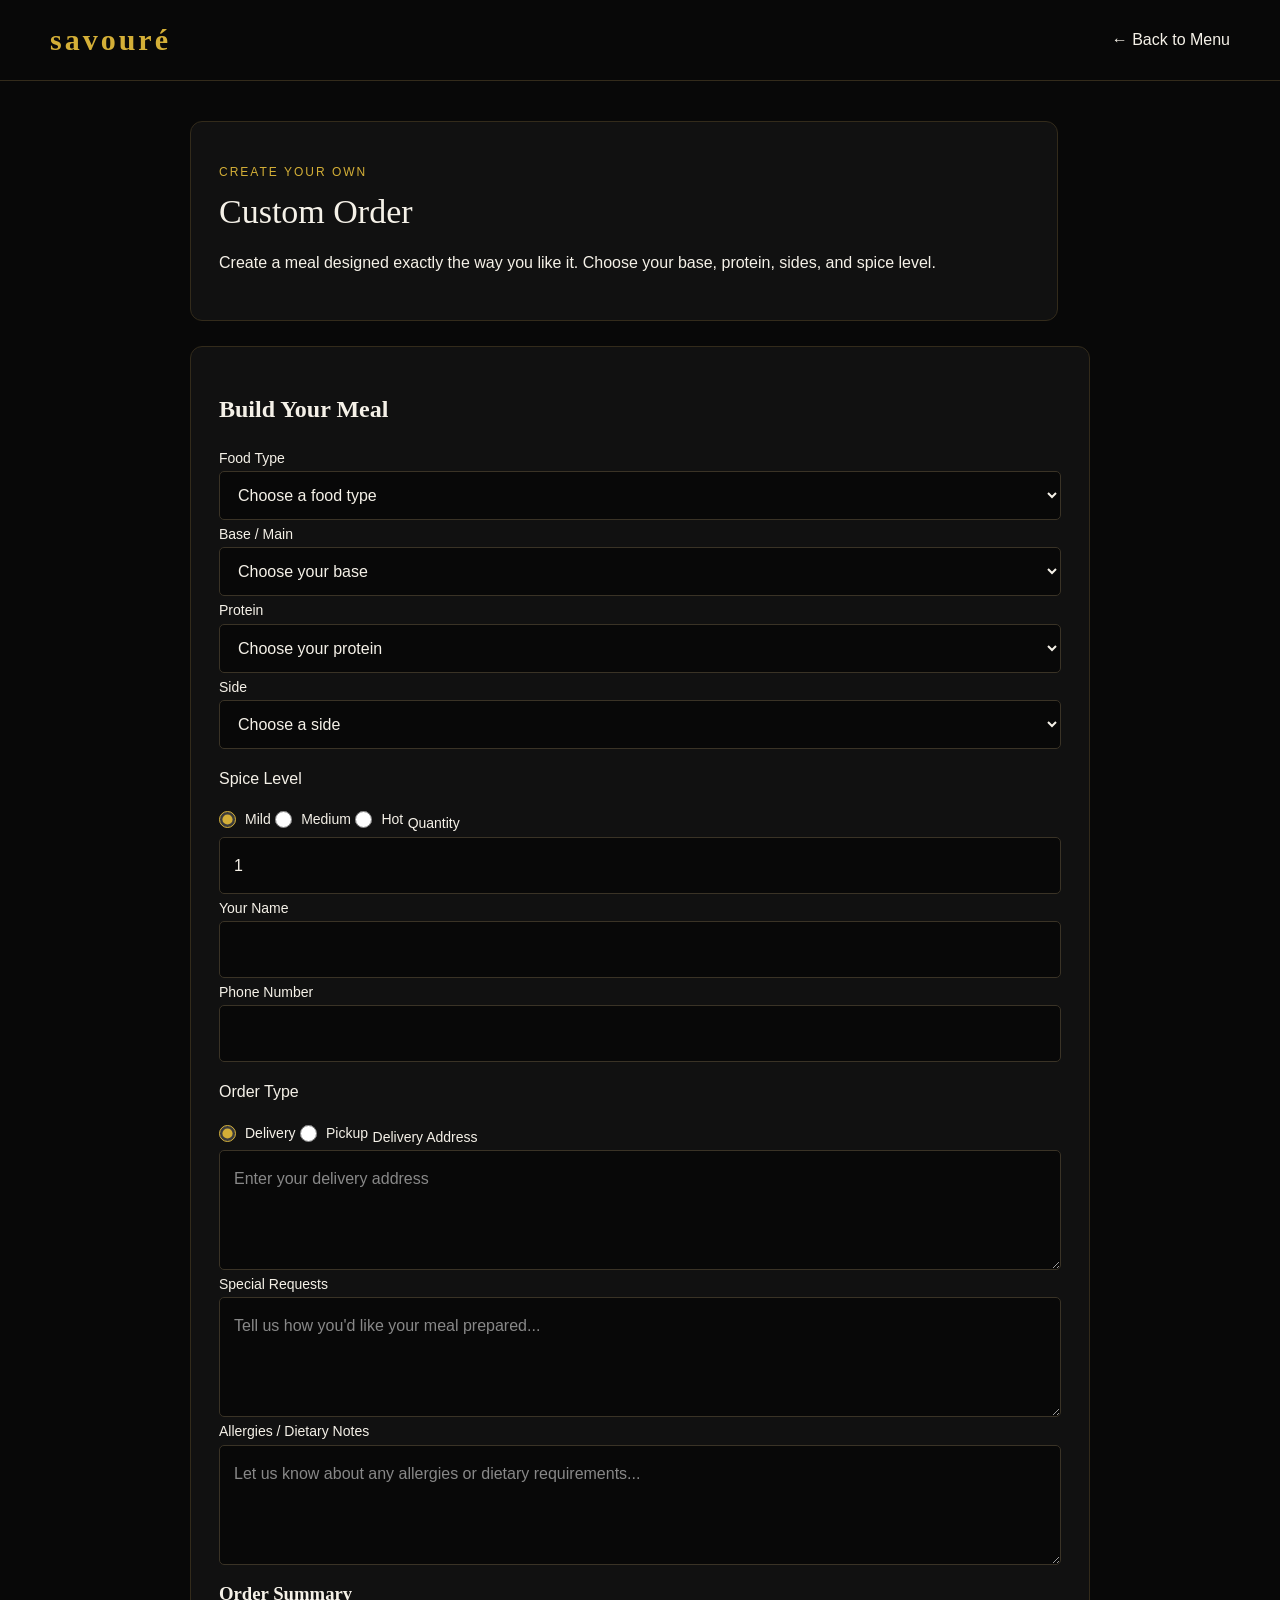
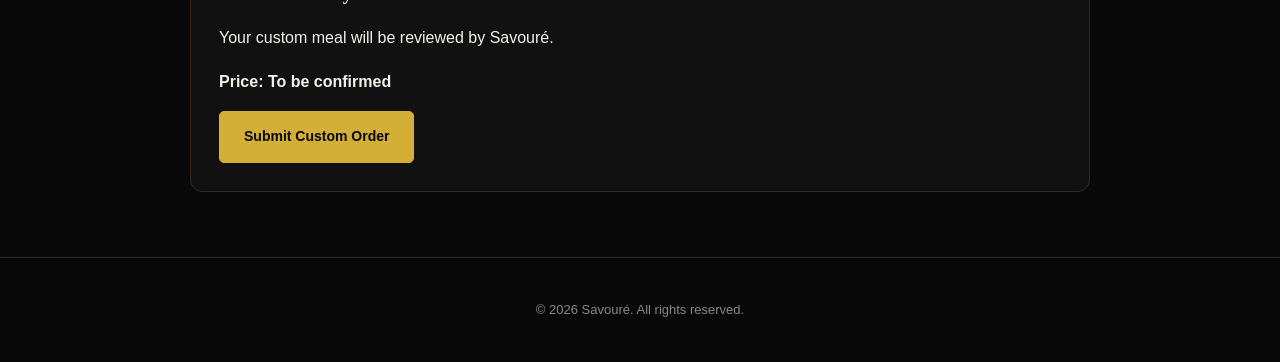
<file: custom order.html>
<!DOCTYPE html>
<html lang="en">
  <head>
    <meta charset="UTF-8">
    <link rel="stylesheet" href="./style.css">
    <meta name="viewport" content="width=device-width, initial-scale=1.0">
    <title>Pen</title>
  </head>
  <body>








<header>
  <h1>savouré</h1>
  <a href="index.html#menu">← Back to Menu</a>
</header>

<main>

  <section>
    <p>CREATE YOUR OWN</p>

    <h2>Custom Order</h2>

    <p>
      Create a meal designed exactly the way you like it.
      Choose your base, protein, sides, and spice level.
    </p>
  </section>


  <section>
    <h2>Build Your Meal</h2>

    <form>

      <label for="food-type">Food Type</label>
      <select id="food-type" name="food-type" required>
        <option value="">Choose a food type</option>
        <option value="Main Course">Main Course</option>
        <option value="Seafood">Seafood</option>
        <option value="Grill">Grill</option>
        <option value="Rice Dish">Rice Dish</option>
        <option value="Pasta">Pasta</option>
      </select>


      <label for="base">Base / Main</label>
      <select id="base" name="base" required>
        <option value="">Choose your base</option>
        <option value="Jollof Rice">Jollof Rice</option>
        <option value="Fried Rice">Fried Rice</option>
        <option value="White Rice">White Rice</option>
        <option value="Fried Plantain">Fried Plantain</option>
        <option value="Pasta">Pasta</option>
      </select>


      <label for="protein">Protein</label>
      <select id="protein" name="protein" required>
        <option value="">Choose your protein</option>
        <option value="Grilled Chicken">Grilled Chicken</option>
        <option value="Suya Steak">Suya Steak</option>
        <option value="Prawns">Prawns</option>
        <option value="Grilled Fish">Grilled Fish</option>
      </select>


      <label for="side">Side</label>
      <select id="side" name="side">
        <option value="">Choose a side</option>
        <option value="Plantain">Plantain</option>
        <option value="Fries">Fries</option>
        <option value="Vegetables">Vegetables</option>
        <option value="Salad">Salad</option>
      </select>


      <p>Spice Level</p>

      <label>
        <input
          type="radio"
          name="spice-level"
          value="Mild"
          checked
        >
        Mild
      </label>

      <label>
        <input
          type="radio"
          name="spice-level"
          value="Medium"
        >
        Medium
      </label>

      <label>
        <input
          type="radio"
          name="spice-level"
          value="Hot"
        >
        Hot
      </label>


      <label for="quantity">Quantity</label>

      <input
        type="number"
        id="quantity"
        name="quantity"
        value="1"
        min="1"
        required
      >


      <label for="customer-name">Your Name</label>

      <input
        type="text"
        id="customer-name"
        name="customer-name"
        required
      >


      <label for="customer-phone">Phone Number</label>

      <input
        type="tel"
        id="customer-phone"
        name="customer-phone"
        required
      >


      <p>Order Type</p>

      <label>
        <input
          type="radio"
          name="order-type"
          value="delivery"
          checked
        >
        Delivery
      </label>

      <label>
        <input
          type="radio"
          name="order-type"
          value="pickup"
        >
        Pickup
      </label>


      <label for="address">Delivery Address</label>

      <textarea
        id="address"
        name="address"
        placeholder="Enter your delivery address"
        required
      ></textarea>


      <label for="special-request">
        Special Requests
      </label>

      <textarea
        id="special-request"
        name="special-request"
        placeholder="Tell us how you'd like your meal prepared..."
      ></textarea>


      <label for="allergies">
        Allergies / Dietary Notes
      </label>

      <textarea
        id="allergies"
        name="allergies"
        placeholder="Let us know about any allergies or dietary requirements..."
      ></textarea>


      <div>
        <h3>Order Summary</h3>

        <p>
          Your custom meal will be reviewed by Savouré.
        </p>

        <p>
          <strong>Price: To be confirmed</strong>
        </p>
      </div>


      <button type="submit">
        Submit Custom Order
      </button>

    </form>
  </section>

</main>


<footer>
  <p>&copy; 2026 Savouré. All rights reserved.</p>
</footer>






    
    <script src="./script.js"></script>
  </body>
</html>
</file>
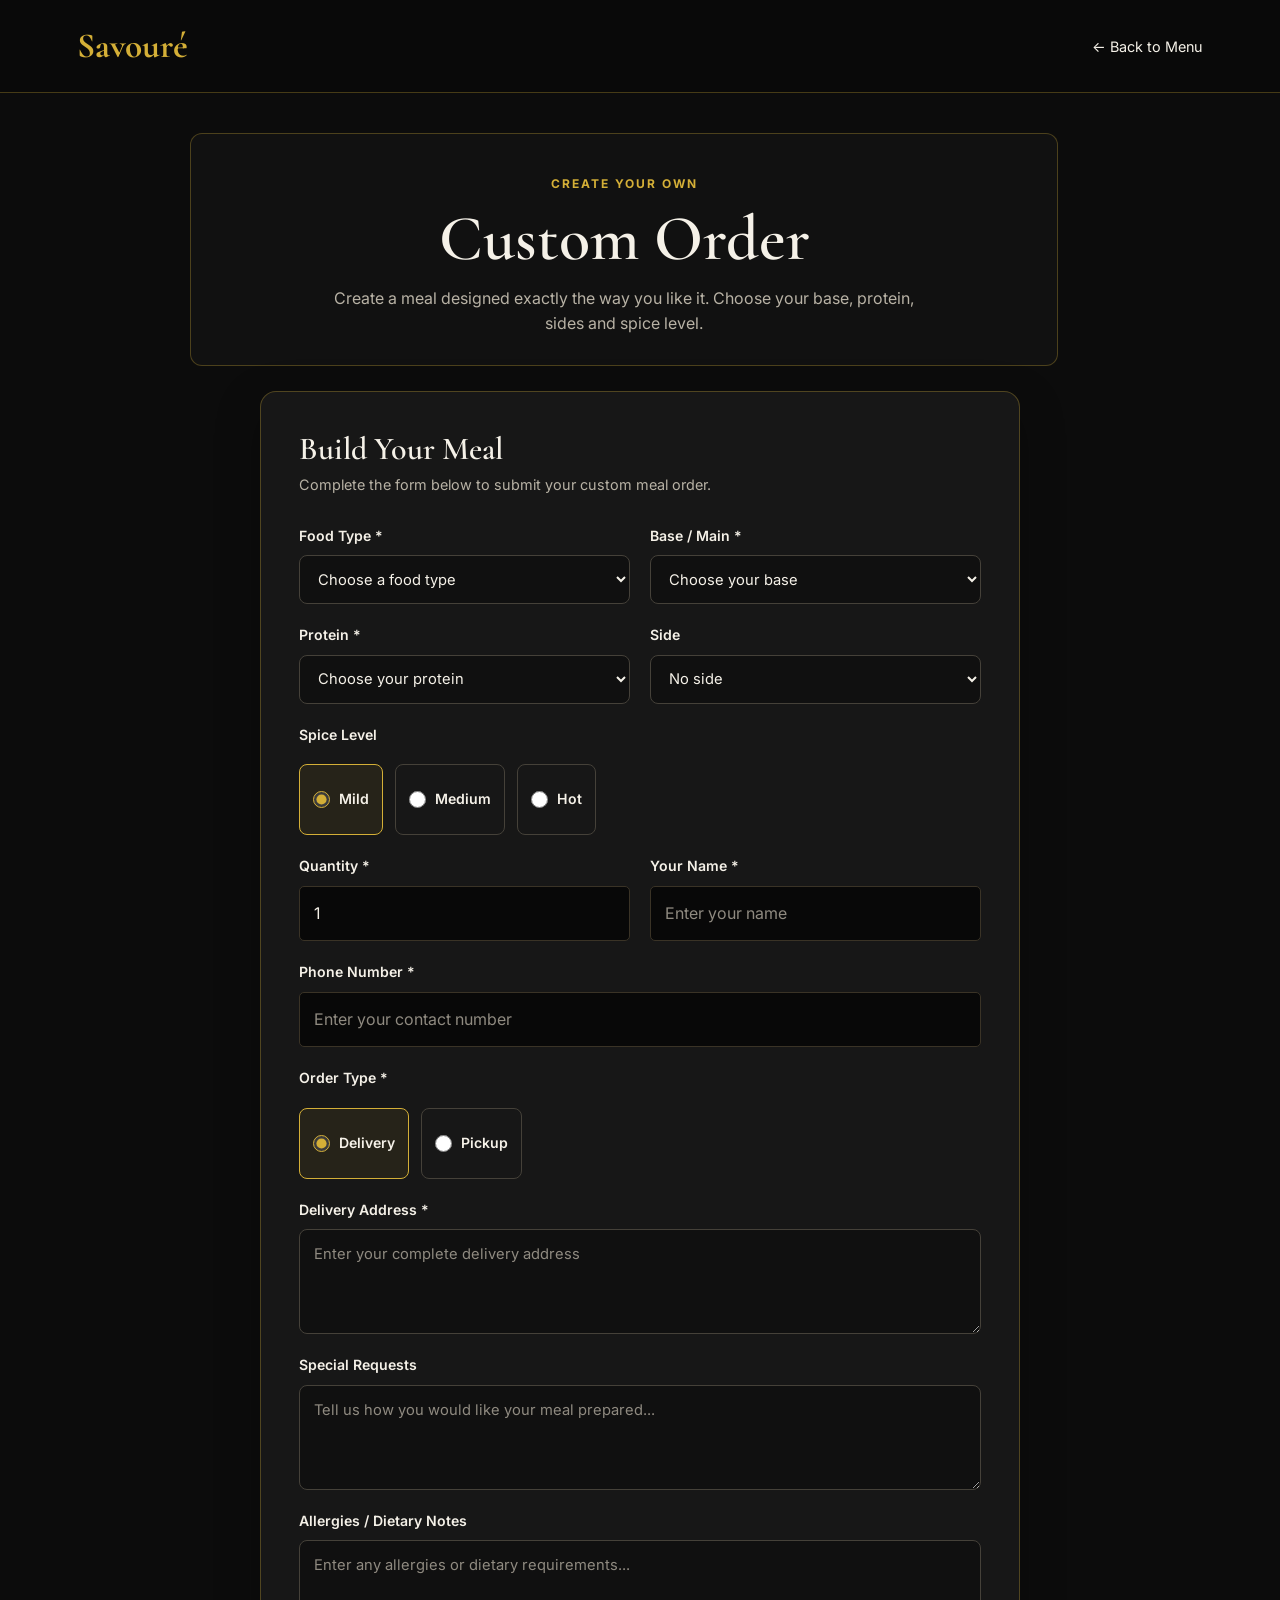
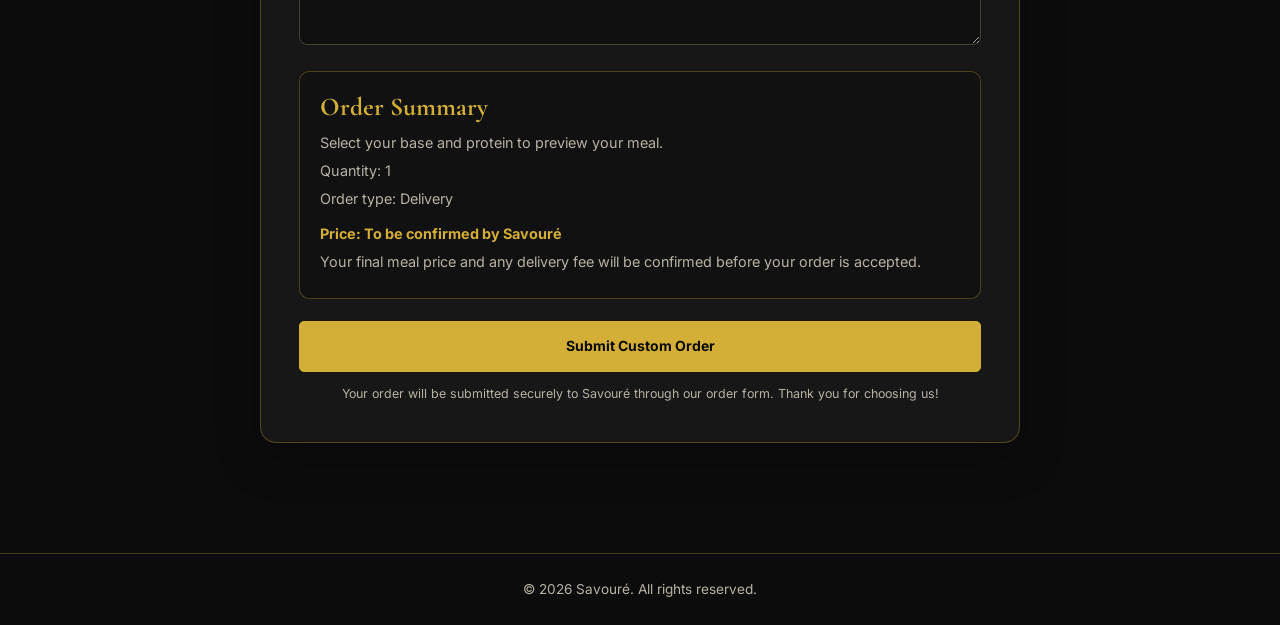
<file: custom-order.html>
<!DOCTYPE html>
<html lang="en">
<head>
  <meta charset="UTF-8">
  <meta name="viewport" content="width=device-width, initial-scale=1.0">

  <title>Custom Order | Savouré</title>
  <meta name="description" content="Create your own custom African meal with Savouré. Choose your base, protein, sides and spice level.">

  <link rel="preconnect" href="https://fonts.googleapis.com">
  <link rel="preconnect" href="https://fonts.gstatic.com" crossorigin>
  <link href="https://fonts.googleapis.com/css2?family=Cormorant+Garamond:wght@400;500;600;700&family=Inter:wght@400;500;600;700&display=swap" rel="stylesheet">

  <link rel="stylesheet" href="./style.css">

  <style>
    :root {
      --gold: #d4af37;
      --gold-light: #f5d982;
      --bg: #0c0c0c;
      --panel: #171717;
      --text: #f5f1e8;
      --muted: #b8b2a5;
      --border: rgba(212, 175, 55, 0.3);
    }

    * {
      box-sizing: border-box;
    }

    html {
      scroll-behavior: smooth;
    }

    body {
      margin: 0;
      background: var(--bg);
      color: var(--text);
      font-family: 'Inter', sans-serif;
      line-height: 1.6;
    }

    body.modal-open {
      overflow: hidden;
    }

    .custom-header {
      display: flex;
      align-items: center;
      justify-content: space-between;
      gap: 16px;
      padding: 18px 6%;
      background: #090909;
      border-bottom: 1px solid var(--border);
    }

    .custom-logo {
      color: var(--gold);
      font-family: 'Cormorant Garamond', serif;
      font-size: 2.2rem;
      font-weight: 700;
      text-decoration: none;
    }

    .back-link {
      color: var(--text);
      text-decoration: none;
      font-size: 0.9rem;
    }

    .back-link:hover {
      color: var(--gold);
    }

    .custom-hero {
      max-width: 850px;
      margin: auto;
      padding: 55px 20px 30px;
      text-align: center;
    }

    .eyebrow {
      color: var(--gold);
      font-size: 0.75rem;
      font-weight: 700;
      letter-spacing: 4px;
      text-transform: uppercase;
    }

    .custom-hero h1,
    .form-heading {
      font-family: 'Cormorant Garamond', serif;
      font-weight: 600;
    }

    .custom-hero h1 {
      margin: 8px 0 12px;
      font-size: clamp(2.5rem, 7vw, 4rem);
      line-height: 1.1;
    }

    .custom-hero p:last-child {
      max-width: 590px;
      margin: auto;
      color: var(--muted);
    }

    .custom-container {
      width: min(100% - 32px, 760px);
      margin: 0 auto 70px;
    }

    .custom-panel {
      padding: clamp(20px, 5vw, 38px);
      border: 1px solid var(--border);
      border-radius: 16px;
      background: var(--panel);
      box-shadow: 0 15px 45px rgba(0, 0, 0, 0.25);
    }

    .form-heading {
      margin: 0 0 5px;
      font-size: 2rem;
    }

    .form-intro {
      margin: 0 0 28px;
      color: var(--muted);
      font-size: 0.9rem;
    }

    .form-grid {
      display: grid;
      grid-template-columns: repeat(2, minmax(0, 1fr));
      gap: 20px;
    }

    .field {
      display: flex;
      min-width: 0;
      flex-direction: column;
      gap: 8px;
    }

    .field-full {
      grid-column: 1 / -1;
    }

    .field label,
    .group-label {
      color: var(--text);
      font-size: 0.88rem;
      font-weight: 600;
    }

    .field input,
    .field select,
    .field textarea {
      display: block;
      width: 100%;
      min-width: 0;
      margin: 0;
      padding: 13px 14px;
      border: 1px solid #454139;
      border-radius: 8px;
      outline: none;
      background: #101010;
      color: var(--text);
      font: inherit;
      font-size: 0.92rem;
    }

    .field input,
    .field select {
      min-height: 49px;
    }

    .field textarea {
      min-height: 105px;
      resize: vertical;
    }

    .field input:focus,
    .field select:focus,
    .field textarea:focus {
      border-color: var(--gold);
      box-shadow: 0 0 0 2px rgba(212, 175, 55, 0.12);
    }

    .field input::placeholder,
    .field textarea::placeholder {
      color: #8f8a80;
    }

    .option-group {
      display: flex;
      flex-wrap: wrap;
      gap: 12px;
      margin-top: 10px;
    }

    .choice {
      display: inline-flex;
      align-items: center;
      gap: 8px;
      padding: 10px 13px;
      border: 1px solid #454139;
      border-radius: 8px;
      color: var(--text);
      cursor: pointer;
      font-size: 0.9rem;
    }

    .choice input {
      accent-color: var(--gold);
    }

    .choice:has(input:checked) {
      border-color: var(--gold);
      background: rgba(212, 175, 55, 0.08);
    }

    .order-summary {
      margin-top: 26px;
      padding: 20px;
      border: 1px solid var(--border);
      border-radius: 10px;
      background: #111;
    }

    .order-summary h3 {
      margin: 0 0 8px;
      color: var(--gold);
      font-family: 'Cormorant Garamond', serif;
      font-size: 1.6rem;
    }

    .order-summary p {
      margin: 5px 0;
      color: var(--muted);
      font-size: 0.9rem;
      overflow-wrap: anywhere;
    }

    .order-summary .summary-price {
      margin-top: 12px;
      color: var(--gold);
      font-weight: 700;
    }

    .submit-button {
      display: block;
      width: 100%;
      min-height: 52px;
      margin-top: 22px;
      padding: 15px 18px;
      border: none;
      border-radius: 8px;
      background: linear-gradient(135deg, #f0d078, #c39429);
      color: #111;
      font: inherit;
      font-weight: 700;
      text-align: center;
      cursor: pointer;
      transition: background 0.2s, transform 0.2s;
    }

    .submit-button:hover {
      background: var(--gold-light);
      transform: translateY(-1px);
    }

    .submit-button:disabled {
      opacity: 0.65;
      cursor: wait;
      transform: none;
    }

    .button-note {
      margin: 12px 0 0;
      color: var(--muted);
      font-size: 0.78rem;
      text-align: center;
    }

    #form-status {
      margin-top: 18px;
      padding: 14px;
      border: 1px solid var(--border);
      border-radius: 8px;
      background: #111;
      text-align: center;
      overflow-wrap: anywhere;
    }

    .custom-footer {
      padding: 25px 15px;
      border-top: 1px solid var(--border);
      color: var(--muted);
      font-size: 0.85rem;
      text-align: center;
    }

    .custom-footer p {
      margin: 0;
    }

    /* LUXURY CONFIRMATION POPUP */

    .confirmation-overlay {
      position: fixed;
      inset: 0;
      z-index: 9999;
      display: none;
      align-items: center;
      justify-content: center;
      padding: 16px;
      background: rgba(0, 0, 0, 0.88);
      backdrop-filter: blur(10px);
      overflow-y: auto;
    }

    .confirmation-overlay.active {
      display: flex;
      animation: overlayFade 0.35s ease;
    }

    .confirmation-card {
      position: relative;
      width: 100%;
      max-width: 460px;
      max-height: 92vh;
      overflow-y: auto;
      padding: 32px 25px;
      text-align: center;
      background:
        radial-gradient(
          circle at top,
          rgba(212, 175, 55, 0.14),
          transparent 45%
        ),
        #111;
      border: 1px solid var(--gold);
      border-radius: 18px;
      box-shadow:
        0 0 40px rgba(212, 175, 55, 0.12),
        inset 0 0 25px rgba(212, 175, 55, 0.025);
      animation: cardAppear 0.5s cubic-bezier(.2,.8,.2,1);
    }

    .confirmation-close {
      position: absolute;
      top: 10px;
      right: 15px;
      width: 36px;
      height: 36px;
      border: none;
      background: transparent;
      color: var(--gold);
      font-size: 28px;
      cursor: pointer;
    }

    .confirmation-brand {
      margin: 0 0 18px;
      color: var(--gold);
      font-family: 'Cormorant Garamond', serif;
      font-size: 1.8rem;
      font-weight: 700;
      letter-spacing: 2px;
    }

    .confirmation-check {
      display: flex;
      width: 76px;
      height: 76px;
      margin: 0 auto 20px;
      align-items: center;
      justify-content: center;
      border: 2px solid var(--gold);
      border-radius: 50%;
      color: var(--gold-light);
      font-size: 40px;
      box-shadow: 0 0 25px rgba(212, 175, 55, 0.2);
      animation: checkPop 0.65s ease 0.15s both;
    }

    .confirmation-card h2 {
      margin: 0 0 12px;
      color: var(--gold-light);
      font-family: 'Cormorant Garamond', serif;
      font-size: clamp(2rem, 7vw, 2.65rem);
      line-height: 1.05;
    }

    .confirmation-message {
      max-width: 340px;
      margin: 0 auto 24px;
      color: #c9c2b5;
      font-size: 0.92rem;
      line-height: 1.8;
    }

    .confirmation-details {
      padding: 20px;
      margin-bottom: 22px;
      text-align: left;
      background: rgba(0, 0, 0, 0.4);
      border: 1px solid rgba(212, 175, 55, 0.45);
      border-radius: 12px;
    }

    .confirmation-details h3 {
      margin: 0 0 12px;
      color: var(--gold);
      font-family: 'Cormorant Garamond', serif;
      font-size: 1.65rem;
    }

    .confirmation-row {
      display: flex;
      justify-content: space-between;
      align-items: flex-start;
      gap: 15px;
      padding: 10px 0;
      border-bottom: 1px solid rgba(212, 175, 55, 0.12);
      font-size: 0.84rem;
    }

    .confirmation-row:last-child {
      border-bottom: none;
    }

    .confirmation-row span:first-child {
      flex-shrink: 0;
      color: #b8b2a5;
    }

    .confirmation-row span:last-child {
      color: #fff;
      text-align: right;
      overflow-wrap: anywhere;
    }

    .confirmation-tagline {
      margin: 20px 0;
      color: var(--gold-light);
      font-family: 'Cormorant Garamond', serif;
      font-size: 1.2rem;
      font-style: italic;
    }

    .confirmation-signature {
      margin: -12px 0 22px;
      color: var(--gold);
      font-family: 'Cormorant Garamond', serif;
      font-size: 2rem;
      font-style: italic;
    }

    .confirmation-button {
      display: block;
      width: 100%;
      padding: 15px 18px;
      border: 1px solid var(--gold-light);
      border-radius: 30px;
      background: linear-gradient(135deg, #f0d078, #c39429);
      color: #17120a;
      font: inherit;
      font-weight: 700;
      cursor: pointer;
      transition: transform 0.2s, box-shadow 0.2s;
    }

    .confirmation-button:hover {
      transform: translateY(-2px);
      box-shadow: 0 5px 22px rgba(212, 175, 55, 0.25);
    }

    .gold-confetti {
      position: fixed;
      top: -20px;
      z-index: 10000;
      width: 8px;
      height: 13px;
      pointer-events: none;
      background: var(--gold);
      animation: confettiFall linear forwards;
    }

    .gold-confetti:nth-child(even) {
      background: #fff0b3;
    }

    .gold-confetti:nth-child(3n) {
      width: 5px;
      height: 8px;
    }

    @keyframes overlayFade {
      from { opacity: 0; }
      to { opacity: 1; }
    }

    @keyframes cardAppear {
      from {
        opacity: 0;
        transform: translateY(22px) scale(0.95);
      }
      to {
        opacity: 1;
        transform: translateY(0) scale(1);
      }
    }

    @keyframes checkPop {
      from {
        transform: scale(0.3);
        opacity: 0;
      }
      to {
        transform: scale(1);
        opacity: 1;
      }
    }

    @keyframes confettiFall {
      to {
        transform: translateY(110vh) rotate(720deg);
        opacity: 0;
      }
    }

    @media (max-width: 560px) {
      .custom-header {
        padding: 15px 16px;
      }

      .custom-logo {
        font-size: 1.8rem;
      }

      .back-link {
        font-size: 0.78rem;
      }

      .custom-hero {
        padding: 42px 18px 25px;
      }

      .custom-container {
        width: calc(100% - 24px);
      }

      .custom-panel {
        padding: 20px 16px;
      }

      .form-grid {
        grid-template-columns: minmax(0, 1fr);
        gap: 18px;
      }

      .field-full {
        grid-column: auto;
      }

      .option-group {
        gap: 8px;
      }

      .choice {
        padding: 9px 11px;
      }

      .confirmation-card {
        padding: 30px 18px 24px;
      }

      .confirmation-details {
        padding: 15px;
      }

      .confirmation-row {
        font-size: 0.78rem;
      }
    }

    @media (prefers-reduced-motion: reduce) {
      *,
      *::before,
      *::after {
        scroll-behavior: auto !important;
        animation-duration: 0.01ms !important;
        transition-duration: 0.01ms !important;
      }
    }
  </style>
</head>

<body>

  <header class="custom-header">
    <a class="custom-logo" href="./index.html">Savouré</a>
    <a class="back-link" href="./index.html#menu">← Back to Menu</a>
  </header>

  <main>
    <section class="custom-hero">
      <p class="eyebrow">Create Your Own</p>
      <h1>Custom Order</h1>
      <p>
        Create a meal designed exactly the way you like it.
        Choose your base, protein, sides and spice level.
      </p>
    </section>

    <div class="custom-container">
      <section class="custom-panel">

        <h2 class="form-heading">Build Your Meal</h2>

        <p class="form-intro">
          Complete the form below to submit your custom meal order.
        </p>

        <form id="custom-order-form">

          <div class="form-grid">

            <div class="field">
              <label for="food-type">Food Type *</label>
              <select id="food-type" name="food-type" required>
                <option value="">Choose a food type</option>
                <option value="Main Course">Main Course</option>
                <option value="Seafood">Seafood</option>
                <option value="Grill">Grill</option>
                <option value="Rice Dish">Rice Dish</option>
                <option value="Pasta">Pasta</option>
              </select>
            </div>

            <div class="field">
              <label for="base">Base / Main *</label>
              <select id="base" name="base" required>
                <option value="">Choose your base</option>
                <option value="Jollof Rice">Jollof Rice</option>
                <option value="Fried Rice">Fried Rice</option>
                <option value="White Rice">White Rice</option>
                <option value="Fried Plantain">Fried Plantain</option>
                <option value="Pasta">Pasta</option>
              </select>
            </div>

            <div class="field">
              <label for="protein">Protein *</label>
              <select id="protein" name="protein" required>
                <option value="">Choose your protein</option>
                <option value="Grilled Chicken">Grilled Chicken</option>
                <option value="Suya Steak">Suya Steak</option>
                <option value="Prawns">Prawns</option>
                <option value="Grilled Fish">Grilled Fish</option>
              </select>
            </div>

            <div class="field">
              <label for="side">Side</label>
              <select id="side" name="side">
                <option value="">No side</option>
                <option value="Plantain">Plantain</option>
                <option value="Fries">Fries</option>
                <option value="Vegetables">Vegetables</option>
                <option value="Salad">Salad</option>
              </select>
            </div>

            <div class="field field-full">
              <span class="group-label">Spice Level</span>

              <div class="option-group">
                <label class="choice">
                  <input type="radio" name="spice-level" value="Mild" checked>
                  Mild
                </label>

                <label class="choice">
                  <input type="radio" name="spice-level" value="Medium">
                  Medium
                </label>

                <label class="choice">
                  <input type="radio" name="spice-level" value="Hot">
                  Hot
                </label>
              </div>
            </div>

            <div class="field">
              <label for="quantity">Quantity *</label>
              <input
                type="number"
                id="quantity"
                name="quantity"
                value="1"
                min="1"
                max="99"
                step="1"
                required
              >
            </div>

            <div class="field">
              <label for="customer-name">Your Name *</label>
              <input
                type="text"
                id="customer-name"
                name="customer-name"
                placeholder="Enter your name"
                autocomplete="name"
                required
              >
            </div>

            <div class="field field-full">
              <label for="customer-phone">Phone Number *</label>
              <input
                type="tel"
                id="customer-phone"
                name="customer-phone"
                placeholder="Enter your contact number"
                autocomplete="tel"
                required
              >
            </div>

            <div class="field field-full">
              <span class="group-label">Order Type *</span>

              <div class="option-group">
                <label class="choice">
                  <input
                    type="radio"
                    name="order-type"
                    value="Delivery"
                    checked
                  >
                  Delivery
                </label>

                <label class="choice">
                  <input
                    type="radio"
                    name="order-type"
                    value="Pickup"
                  >
                  Pickup
                </label>
              </div>
            </div>

            <div class="field field-full" id="address-field">
              <label for="address">Delivery Address *</label>
              <textarea
                id="address"
                name="address"
                placeholder="Enter your complete delivery address"
                autocomplete="street-address"
                required
              ></textarea>
            </div>

            <div class="field field-full">
              <label for="special-request">Special Requests</label>
              <textarea
                id="special-request"
                name="special-request"
                placeholder="Tell us how you would like your meal prepared..."
              ></textarea>
            </div>

            <div class="field field-full">
              <label for="allergies">Allergies / Dietary Notes</label>
              <textarea
                id="allergies"
                name="allergies"
                placeholder="Enter any allergies or dietary requirements..."
              ></textarea>
            </div>

          </div>

          <div class="order-summary" aria-live="polite">
            <h3>Order Summary</h3>

            <p id="summary-meal">
              Select your base and protein to preview your meal.
            </p>

            <p id="summary-quantity">Quantity: 1</p>

            <p id="summary-order-type">Order type: Delivery</p>

            <p class="summary-price">
              Price: To be confirmed by Savouré
            </p>

            <p>
              Your final meal price and any delivery fee will be confirmed
              before your order is accepted.
            </p>
          </div>

          <button class="submit-button" type="submit">
            Submit Custom Order
          </button>

          <p class="button-note">
            Your order will be submitted securely to Savouré through our
            order form. Thank you for choosing us!
          </p>

        </form>
      </section>
    </div>
  </main>

  <footer class="custom-footer">
    <p>&copy; 2026 Savouré. All rights reserved.</p>
  </footer>

  <!-- LUXURY ORDER CONFIRMATION POPUP -->

  <div
    class="confirmation-overlay"
    id="confirmation-overlay"
    role="dialog"
    aria-modal="true"
    aria-labelledby="confirmation-title"
    aria-hidden="true"
  >
    <div class="confirmation-card">

      <button
        type="button"
        class="confirmation-close"
        id="confirmation-close"
        aria-label="Close confirmation"
      >&times;</button>

      <p class="confirmation-brand">Savouré</p>

      <div class="confirmation-check" aria-hidden="true">✓</div>

      <h2 id="confirmation-title">
        Your Order Has Been Received!
      </h2>

      <p class="confirmation-message">
        Thank you for choosing Savouré.
        Something delicious is on its way!
      </p>

      <div class="confirmation-details">
        <h3>Order Details</h3>

        <div class="confirmation-row">
          <span>Your Meal</span>
          <span id="confirm-meal">—</span>
        </div>

        <div class="confirmation-row">
          <span>Spice Level</span>
          <span id="confirm-spice">—</span>
        </div>

        <div class="confirmation-row">
          <span>Quantity</span>
          <span id="confirm-quantity">—</span>
        </div>

        <div class="confirmation-row">
          <span>Order Type</span>
          <span id="confirm-type">—</span>
        </div>

        <div class="confirmation-row">
          <span>Customer</span>
          <span id="confirm-customer">—</span>
        </div>
      </div>

      <p class="confirmation-tagline">
        Good food brings people together.
      </p>

      <p class="confirmation-signature">Savouré</p>

      <button
        type="button"
        class="confirmation-button"
        id="confirmation-continue"
      >
        Continue Exploring Savouré &rarr;
      </button>

    </div>
  </div>

  <script>
    (function () {
      const form = document.getElementById('custom-order-form');

      if (!form) return;

      const foodType = document.getElementById('food-type');
      const base = document.getElementById('base');
      const protein = document.getElementById('protein');
      const side = document.getElementById('side');
      const quantity = document.getElementById('quantity');

      const customerName = document.getElementById('customer-name');
      const customerPhone = document.getElementById('customer-phone');

      const address = document.getElementById('address');
      const addressField = document.getElementById('address-field');

      const summaryMeal = document.getElementById('summary-meal');
      const summaryQuantity = document.getElementById('summary-quantity');
      const summaryOrderType = document.getElementById('summary-order-type');

      const submitButton = form.querySelector('button[type="submit"]');

      const confirmationOverlay =
        document.getElementById('confirmation-overlay');

      const FORMSPREE_ENDPOINT =
        'https://formspree.io/f/xvzqappg';

      let isSubmitting = false;

      function selectedValue(name) {
        const selected = form.querySelector(
          'input[name="' + name + '"]:checked'
        );

        return selected ? selected.value : '';
      }

      function updateAddressField() {
        const isDelivery = selectedValue('order-type') === 'Delivery';

        addressField.style.display = isDelivery ? 'flex' : 'none';
        address.required = isDelivery;

        if (!isDelivery) {
          address.value = '';
        }
      }

      function updateSummary() {
        const count = Number(quantity.value) || 1;

        if (base.value && protein.value) {
          summaryMeal.textContent =
            'Meal: ' + base.value + ' + ' + protein.value +
            (side.value ? ' + ' + side.value : '');
        } else {
          summaryMeal.textContent =
            'Select your base and protein to preview your meal.';
        }

        summaryQuantity.textContent = 'Quantity: ' + count;

        summaryOrderType.textContent =
          'Order type: ' + selectedValue('order-type');
      }

      function showStatus(message, success) {
        let status = document.getElementById('form-status');

        if (!status) {
          status = document.createElement('p');
          status.id = 'form-status';
          status.setAttribute('role', 'status');
          status.setAttribute('aria-live', 'polite');

          form.appendChild(status);
        }

        status.style.color = success ? '#7ee2a8' : '#ff9b9b';
        status.style.borderColor = success
          ? 'rgba(126, 226, 168, 0.4)'
          : 'rgba(255, 155, 155, 0.4)';

        status.textContent = message;
        status.scrollIntoView({
          behavior: 'smooth',
          block: 'center'
        });
      }

      function showOrderCelebration(order) {
        document.getElementById('confirm-meal').textContent =
          order.meal;

        document.getElementById('confirm-spice').textContent =
          order.spice;

        document.getElementById('confirm-quantity').textContent =
          order.quantity;

        document.getElementById('confirm-type').textContent =
          order.type;

        document.getElementById('confirm-customer').textContent =
          order.customer;

        confirmationOverlay.classList.add('active');
        confirmationOverlay.setAttribute('aria-hidden', 'false');

        document.body.classList.add('modal-open');

        document.getElementById('confirmation-close').focus();

        // Gold confetti celebration.
        for (let i = 0; i < 65; i++) {
          const piece = document.createElement('span');

          piece.className = 'gold-confetti';

          piece.style.left = Math.random() * 100 + 'vw';

          piece.style.animationDuration =
            (2.5 + Math.random() * 2.5) + 's';

          piece.style.animationDelay =
            (Math.random() * 1.2) + 's';

          piece.style.transform =
            'rotate(' + Math.random() * 360 + 'deg)';

          document.body.appendChild(piece);

          setTimeout(function () {
            piece.remove();
          }, 6500);
        }
      }

      function closeOrderCelebration() {
        confirmationOverlay.classList.remove('active');
        confirmationOverlay.setAttribute('aria-hidden', 'true');

        document.body.classList.remove('modal-open');

        submitButton.focus();
      }

      document.getElementById('confirmation-close')
        .addEventListener('click', closeOrderCelebration);

      document.getElementById('confirmation-continue')
        .addEventListener('click', function () {
          window.location.href = './index.html#menu';
        });

      confirmationOverlay.addEventListener('click', function (event) {
        if (event.target === confirmationOverlay) {
          closeOrderCelebration();
        }
      });

      document.addEventListener('keydown', function (event) {
        if (
          event.key === 'Escape' &&
          confirmationOverlay.classList.contains('active')
        ) {
          closeOrderCelebration();
        }
      });

      form.addEventListener('change', function () {
        updateAddressField();
        updateSummary();
      });

      quantity.addEventListener('input', updateSummary);

      form.addEventListener('submit', async function (event) {
        event.preventDefault();

        if (isSubmitting) return;

        if (!form.reportValidity()) return;

        const count = Number(quantity.value);

        if (!Number.isInteger(count) || count < 1 || count > 99) {
          quantity.setCustomValidity(
            'Enter a whole number between 1 and 99.'
          );

          quantity.reportValidity();
          quantity.setCustomValidity('');
          return;
        }

        const orderType = selectedValue('order-type');
        const spiceLevel = selectedValue('spice-level');

        // Preserve the order details for the confirmation popup.
        const orderForConfirmation = {
          meal: base.value + ' + ' + protein.value +
            (side.value ? ' + ' + side.value : ''),
          spice: spiceLevel,
          quantity: String(count),
          type: orderType,
          customer: customerName.value.trim()
        };

        const formData = new FormData(form);

        formData.set('_subject', 'New Savouré Custom Order');

        formData.set('Food Type', foodType.value);
        formData.set('Base / Main', base.value);
        formData.set('Protein', protein.value);
        formData.set('Side', side.value || 'None');
        formData.set('Spice Level', spiceLevel);
        formData.set('Quantity', String(count));

        formData.set(
          'Customer Name',
          customerName.value.trim()
        );

        formData.set(
          'Customer Phone',
          customerPhone.value.trim()
        );

        formData.set('Order Type', orderType);

        formData.set(
          'Delivery Address',
          orderType === 'Delivery'
            ? address.value.trim()
            : 'Pickup'
        );

        formData.set(
          'Special Requests',
          document.getElementById('special-request').value.trim() || 'None'
        );

        formData.set(
          'Allergies / Dietary Notes',
          document.getElementById('allergies').value.trim() || 'None'
        );

        isSubmitting = true;

        submitButton.disabled = true;
        submitButton.textContent = 'Submitting Order...';

        showStatus('Submitting your order securely...', true);

        try {
          const response = await fetch(FORMSPREE_ENDPOINT, {
            method: 'POST',
            body: formData,
            headers: {
              Accept: 'application/json'
            }
          });

          let result = {};

          try {
            result = await response.json();
          } catch (error) {
            // Handle a response without JSON.
          }

          if (!response.ok || result.ok === false) {
            let message =
              'We could not submit your order. Please try again.';

            if (result.errors && result.errors.length) {
              message = result.errors
                .map(function (item) {
                  return item.message;
                })
                .join(' ');
            }

            throw new Error(message);
          }

          // Only celebrate after Formspree accepts the submission.
          const oldStatus = document.getElementById('form-status');

          if (oldStatus) {
            oldStatus.remove();
          }

          form.reset();

          updateAddressField();
          updateSummary();

          showOrderCelebration(orderForConfirmation);

        } catch (error) {
          showStatus(
            error.message ||
            'Something went wrong. Please check your internet connection and try again.',
            false
          );

        } finally {
          isSubmitting = false;
          submitButton.disabled = false;
          submitButton.textContent = 'Submit Custom Order';
        }
      });

      updateAddressField();
      updateSummary();
    })();
  </script>

</body>
</html>
</file>
<file: style.css>
/* =====================================================
   SAVOURÉ — COMPLETE RESPONSIVE STYLESHEET
   Luxury African Dining | Black, Gold & Cream
===================================================== */

/* ---------- 1. RESET & GLOBAL ---------- */

:root {
  --bg: #080808;
  --surface: #111111;
  --surface-light: #181818;
  --gold: #d4af37;
  --gold-light: #f0cf55;
  --cream: #f5f1e8;
  --muted: #bdb7aa;
  --border: #332b1b;
  --radius: 12px;
  --container: 1400px;
}

* {
  box-sizing: border-box;
}

html {
  scroll-behavior: smooth;
  scroll-padding-top: 90px;
}

body {
  margin: 0;
  padding: 0;
  overflow-x: hidden;
  background: var(--bg);
  color: var(--cream);
  font-family: "Inter", Arial, sans-serif;
  font-size: 16px;
  line-height: 1.7;
}

img {
  display: block;
  max-width: 100%;
}

a {
  color: inherit;
}

button,
input,
select,
textarea {
  font: inherit;
}

button,
a {
  -webkit-tap-highlight-color: transparent;
}

button {
  cursor: pointer;
}

h1,
h2,
h3,
h4 {
  font-family: "Cormorant Garamond", Georgia, serif;
  line-height: 1.2;
}

p {
  overflow-wrap: break-word;
}

[hidden] {
  display: none !important;
}

/* ---------- 2. HEADER ---------- */

header {
  position: relative;
  z-index: 1000;
  display: flex;
  align-items: center;
  justify-content: space-between;
  gap: 24px;
  width: 100%;
  max-width: var(--container);
  margin: 0 auto;
  padding: 22px 50px;
  border-bottom: 1px solid var(--border);
  background: var(--bg);
}

header h1 {
  margin: 0;
  color: var(--gold);
  font-size: 30px;
  letter-spacing: 3px;
}

.logo-link {
  color: var(--gold);
  text-decoration: none;
}

.logo-link h1 {
  color: inherit;
}

header a {
  text-decoration: none;
}

#nav-menu {
  display: flex;
  align-items: center;
  justify-content: flex-end;
  flex-wrap: wrap;
  gap: 26px;
}

#nav-menu a {
  color: var(--cream);
  font-size: 14px;
  transition: color 0.25s ease;
}

#nav-menu a:hover {
  color: var(--gold);
}

#menu-toggle {
  display: none;
  padding: 5px 10px;
  border: 1px solid var(--border);
  border-radius: 6px;
  background: transparent;
  color: var(--cream);
  font-size: 28px;
  line-height: 1.2;
}

/* ---------- 3. HOMEPAGE HERO ---------- */

#home {
  position: relative;
  isolation: isolate;
  display: flex;
  flex-direction: column;
  align-items: center;
  justify-content: center;
  width: calc(100% - 60px);
  max-width: 1300px;
  min-height: 540px;
  margin: 35px auto 0;
  padding: 80px 40px;
  overflow: hidden;
  border: 1px solid #252015;
  border-radius: 16px;
  background:
    linear-gradient(
      90deg,
      rgba(8, 8, 8, 0.92),
      rgba(8, 8, 8, 0.70),
      rgba(8, 8, 8, 0.82)
    ),
    url("https://images.pexels.com/photos/9143471/pexels-photo-9143471.jpeg")
      center / cover no-repeat;
  text-align: center;
}

.hero-label {
  margin: 0 0 12px;
  color: var(--gold);
  font-size: 12px;
  font-weight: 600;
  letter-spacing: 3px;
  text-transform: uppercase;
}

#home h2 {
  max-width: 850px;
  margin: 10px auto 18px;
  color: var(--cream);
  font-size: clamp(38px, 5vw, 68px);
  font-weight: 500;
  line-height: 1.08;
}

.hero-description {
  max-width: 620px;
  margin: 0 auto;
  color: #ded8cc;
  font-size: 17px;
  line-height: 1.8;
}

.hero-button {
  display: inline-block;
  width: fit-content;
  max-width: 100%;
  margin: 28px auto 0;
  padding: 13px 26px;
  border: 1px solid var(--gold);
  border-radius: 5px;
  background: var(--gold);
  color: #080808;
  font-size: 14px;
  font-weight: 700;
  text-decoration: none;
  transition:
    background 0.25s ease,
    transform 0.25s ease;
}

.hero-button:hover {
  transform: translateY(-2px);
  background: var(--gold-light);
}

@keyframes savoureFadeUp {
  from {
    opacity: 0;
    transform: translateY(16px);
  }
  to {
    opacity: 1;
    transform: translateY(0);
  }
}

.hero-label,
#home h2,
.hero-description,
.hero-button {
  animation: savoureFadeUp 0.7s ease both;
}

#home h2 {
  animation-delay: 0.1s;
}

.hero-description {
  animation-delay: 0.2s;
}

.hero-button {
  animation-delay: 0.3s;
}

/* ---------- 4. SECTION HEADINGS ---------- */

.section-label {
  margin: 0 0 12px;
  color: var(--gold);
  font-size: 12px;
  letter-spacing: 3px;
  text-transform: uppercase;
}

.section-label::after {
  display: block;
  width: 44px;
  height: 2px;
  margin-top: 9px;
  background: var(--gold);
  content: "";
}

.section-heading {
  margin-bottom: 35px;
}

.section-heading h2 {
  margin: 0 0 12px;
  color: var(--cream);
  font-size: clamp(32px, 4vw, 48px);
  font-weight: 500;
}

.section-heading > p:last-child {
  max-width: 680px;
  margin: 0;
  color: var(--muted);
}

/* ---------- 5. MENU SECTION ---------- */

#menu {
  width: 100%;
  max-width: var(--container);
  margin: 0 auto;
  padding: 85px 50px 65px;
}

.menu-grid {
  display: grid;
  grid-template-columns: repeat(4, minmax(0, 1fr));
  align-items: stretch;
  gap: 24px;
  width: 100%;
}

/*
  IMPORTANT:
  Each menu card uses a vertical layout.
  The image occupies its own area.
  The overlay and text sit BELOW the image.
*/

.menu-grid .menu-card {
  position: relative;
  display: flex;
  flex-direction: column;
  align-self: stretch;
  width: 100%;
  min-width: 0;
  height: auto;
  min-height: 100%;
  padding: 0;
  overflow: hidden;
  border: 1px solid var(--border);
  border-radius: var(--radius);
  background: var(--surface);
  color: var(--cream);
  text-align: left;
  text-decoration: none;
  cursor: default;
  transition:
    border-color 0.3s ease,
    box-shadow 0.3s ease,
    transform 0.3s ease;
}

.menu-grid .menu-card > img {
  position: relative;
  display: block;
  flex: 0 0 auto;
  width: 100%;
  height: 230px;
  min-height: 0;
  max-height: 230px;
  margin: 0;
  object-fit: cover;
  object-position: center;
  transition: transform 0.4s ease;
}

.menu-grid .menu-card .menu-overlay {
  position: relative;
  inset: auto;
  display: flex;
  flex: 1 1 auto;
  align-items: stretch;
  width: 100%;
  height: auto;
  min-height: 0;
  padding: 0;
  background: var(--surface);
}

.menu-grid .menu-card .menu-content {
  position: relative;
  inset: auto;
  display: flex;
  flex-direction: column;
  align-items: flex-start;
  width: 100%;
  height: auto;
  min-width: 0;
  padding: 22px;
}

.menu-category {
  display: block;
  margin: 0 0 9px;
  color: var(--gold);
  font-size: 11px;
  font-weight: 600;
  letter-spacing: 2px;
  text-transform: uppercase;
}

.menu-content h3 {
  position: relative;
  margin: 0 0 10px;
  color: var(--cream);
  font-size: 25px;
  font-weight: 500;
  overflow-wrap: anywhere;
}

.menu-content p {
  position: relative;
  margin: 0 0 15px;
  color: var(--muted);
  font-size: 14px;
  line-height: 1.7;
}

.menu-price {
  display: block;
  margin-top: auto;
  padding-top: 8px;
  color: var(--gold);
  font-size: 20px;
  font-weight: 700;
}

.menu-grid .menu-card:hover {
  transform: translateY(-4px);
  border-color: var(--gold);
  box-shadow: 0 14px 35px rgba(0, 0, 0, 0.35);
}

.menu-grid .menu-card:hover > img {
  transform: scale(1.025);
}

.menu-grid .menu-card h3,
.menu-grid .menu-card p,
.menu-grid .menu-card span {
  z-index: 1;
}

/* Menu card buttons */

.menu-grid .view-details,
.menu-grid .add-to-cart-btn {
  position: relative;
  z-index: 2;
  display: inline-flex;
  align-items: center;
  justify-content: center;
  width: 100%;
  min-height: 42px;
  margin: 12px 0 0;
  padding: 10px 12px;
  border: 1px solid var(--gold);
  border-radius: 5px;
  font-size: 13px;
  font-weight: 600;
  text-align: center;
  text-decoration: none;
}

.menu-grid .view-details {
  background: transparent;
  color: var(--gold);
}

.menu-grid .add-to-cart-btn {
  background: var(--gold);
  color: #080808;
}

.menu-grid .view-details:hover {
  background: rgba(212, 175, 55, 0.1);
}

.menu-grid .add-to-cart-btn:hover {
  background: var(--gold-light);
}

/* ---------- 6. CUSTOM ORDER CARD ---------- */

.custom-order-card {
  display: flex;
  flex-direction: column;
  align-items: flex-start;
  justify-content: center;
  width: 100%;
  min-width: 0;
  min-height: 100%;
  padding: 30px;
  border: 1px solid var(--gold);
  border-radius: var(--radius);
  background:
    radial-gradient(
      circle at top right,
      rgba(212, 175, 55, 0.10),
      transparent 55%
    ),
    var(--surface);
  color: var(--cream);
  text-decoration: none;
  transition:
    transform 0.3s ease,
    background 0.3s ease;
}

.custom-order-card:hover {
  transform: translateY(-4px);
  background-color: var(--surface-light);
}

.custom-order-card p:first-child {
  margin: 0 0 10px;
  color: var(--gold);
  font-size: 11px;
  letter-spacing: 2px;
  text-transform: uppercase;
}

.custom-order-card h3 {
  margin: 0 0 12px;
  color: var(--cream);
  font-size: 27px;
}

.custom-order-card p {
  margin: 0 0 18px;
  color: var(--muted);
  font-size: 14px;
  line-height: 1.7;
}

.custom-order-card span,
.custom-order-btn {
  display: inline-block;
  margin-top: 8px;
  color: var(--gold);
  font-size: 14px;
  font-weight: 700;
  text-decoration: none;
}

/* ---------- 7. ABOUT SECTION ---------- */

#about {
  width: 100%;
  max-width: var(--container);
  margin: 0 auto;
  padding: 85px 50px;
}

.about-content {
  max-width: 850px;
}

.about-content h2 {
  margin: 0 0 22px;
  color: var(--cream);
  font-size: clamp(34px, 4vw, 50px);
  font-weight: 500;
}

.about-content p:not(.section-label) {
  max-width: 760px;
  color: var(--muted);
  line-height: 1.9;
}

/* ---------- 8. CONTACT SECTION ---------- */

#contact {
  width: 100%;
  max-width: var(--container);
  margin: 0 auto;
  padding: 85px 50px 100px;
}

.contact-content {
  width: 100%;
  max-width: 800px;
  margin: 0 auto;
}

.contact-content h2 {
  margin: 0 0 14px;
  color: var(--cream);
  font-size: clamp(34px, 4vw, 48px);
  font-weight: 500;
}

.contact-intro {
  max-width: 650px;
  margin: 0;
  color: var(--muted);
}

/* ---------- 9. FORMS ---------- */

#contact-form,
#order-form {
  display: flex;
  flex-direction: column;
  gap: 20px;
  width: 100%;
  margin-top: 30px;
}

.form-group,
#order-form > div {
  display: flex;
  flex-direction: column;
  gap: 8px;
  width: 100%;
  min-width: 0;
}

.form-group label,
#order-form label,
#order-form legend,
form label {
  color: var(--cream);
  font-size: 14px;
}

.form-group input,
.form-group textarea,
#order-form input:not([type="radio"]):not([type="checkbox"]):not([type="hidden"]),
#order-form select,
#order-form textarea,
main form input:not([type="radio"]):not([type="checkbox"]):not([type="hidden"]),
main form select,
main form textarea {
  display: block;
  width: 100%;
  max-width: 100%;
  min-width: 0;
  padding: 14px;
  border: 1px solid #3a3326;
  border-radius: 5px;
  outline: none;
  background: #080808;
  color: var(--cream);
  font-family: inherit;
  font-size: 16px;
  transition: border-color 0.25s ease;
}

.form-group input {
  min-height: 50px;
}

.form-group textarea,
#order-form textarea,
main form textarea {
  min-height: 120px;
  resize: vertical;
}

input::placeholder,
textarea::placeholder {
  color: #888;
}

.form-group input:focus,
.form-group textarea:focus,
#order-form input:focus,
#order-form select:focus,
#order-form textarea:focus,
main form input:focus,
main form select:focus,
main form textarea:focus {
  border-color: var(--gold);
}

select option {
  background: var(--surface);
  color: var(--cream);
}

/* ---------- 10. BUTTONS ---------- */

#submit-button,
#order-form button,
main form button,
button[type="submit"] {
  display: inline-flex;
  align-items: center;
  justify-content: center;
  align-self: flex-start;
  max-width: 100%;
  min-height: 48px;
  padding: 13px 24px;
  border: 1px solid var(--gold);
  border-radius: 5px;
  background: var(--gold);
  color: #080808;
  font-size: 14px;
  font-weight: 700;
  text-align: center;
  transition:
    background 0.25s ease,
    transform 0.25s ease;
}

#submit-button:hover,
#order-form button:hover,
main form button:hover,
button[type="submit"]:hover {
  transform: translateY(-1px);
  background: var(--gold-light);
}

/* ---------- 11. INDIVIDUAL DISH PAGES ---------- */

/*
  Individual food pages use:
  main
    section 1: image and dish details
    section 2: order form
*/

body:has(#order-form) > main {
  width: min(1100px, 90%);
  max-width: 1100px;
  margin: 0 auto;
  padding: 55px 0 75px;
}

body:has(#order-form) > main > section:first-child {
  margin: 0 auto 55px;
  padding: 0;
  border: 0;
  background: transparent;
  text-align: center;
}

body:has(#order-form) > main > section:first-child img {
  display: block;
  width: 100%;
  max-width: 650px;
  height: 360px;
  margin: 0 auto 30px;
  border-radius: 10px;
  object-fit: cover;
  object-position: center;
}

body:has(#order-form) > main > section:first-child p:first-of-type {
  margin: 0 0 12px;
  color: var(--gold);
  font-size: 12px;
  letter-spacing: 3px;
  text-transform: uppercase;
}

body:has(#order-form) > main > section:first-child h2 {
  margin: 0 0 16px;
  color: var(--cream);
  font-size: clamp(34px, 5vw, 54px);
  font-weight: 500;
}

body:has(#order-form) > main > section:first-child p:nth-of-type(2) {
  max-width: 650px;
  margin: 0 auto 18px;
  color: var(--muted);
}

body:has(#order-form) > main > section:first-child h3 {
  margin: 15px 0 0;
  color: var(--gold);
  font-size: 26px;
  font-weight: 600;
}

/* Order form container */

body:has(#order-form) > main > section:nth-child(2) {
  width: 100%;
  max-width: 720px;
  margin: 0 auto;
  padding: 35px;
  border: 1px solid var(--border);
  border-radius: var(--radius);
  background: var(--surface);
}

body:has(#order-form) > main > section:nth-child(2) > h2 {
  margin: 0 0 25px;
  color: var(--cream);
  font-size: 34px;
  font-weight: 500;
  text-align: center;
}

/* Radio buttons and fieldsets */

#order-form fieldset,
main form fieldset {
  display: flex;
  flex-wrap: wrap;
  align-items: center;
  gap: 16px 24px;
  min-width: 0;
  margin: 0;
  padding: 18px;
  border: 1px solid var(--border);
}

#order-form fieldset legend,
main form fieldset legend {
  padding: 0 6px;
  color: var(--gold);
}

#order-form fieldset label,
main form fieldset label,
form label:has(input[type="radio"]) {
  display: inline-flex;
  align-items: center;
  gap: 9px;
  margin: 0;
  color: var(--cream);
  cursor: pointer;
}

#order-form input[type="radio"],
#order-form input[type="checkbox"],
main form input[type="radio"],
main form input[type="checkbox"],
form input[type="radio"] {
  flex: 0 0 auto;
  width: 17px;
  height: 17px;
  margin: 0;
  accent-color: var(--gold);
}

/* Order summary */

#order-form .order-summary,
#order-form #order-summary,
#order-form .summary-box {
  padding: 20px;
  border: 1px solid var(--border);
  border-radius: 6px;
  background: #0b0b0b;
}

#order-form h3 {
  color: var(--gold);
}

#summary-text,
#summary-total {
  color: var(--cream);
}

/* ---------- 12. CUSTOM ORDER PAGE ---------- */

body:has(#order-form):not(:has(main > section:first-child img)) main,
body:not(:has(#home)):not(:has(#menu)):not(:has(#order-form)) > main {
  width: min(900px, 92%);
  max-width: 900px;
  margin: 0 auto;
  padding: 40px 0;
}

body:not(:has(#home)):not(:has(#menu)):not(:has(#order-form)) main > section,
body:has(#order-form):not(:has(main > section:first-child img)) main > section {
  margin: 0 0 25px;
  padding: 28px;
  border: 1px solid var(--border);
  border-radius: var(--radius);
  background: var(--surface);
}

body:not(:has(#home)):not(:has(#menu)):not(:has(#order-form)) main > section:first-child h2,
body:has(#order-form):not(:has(main > section:first-child img)) main > section:first-child h2 {
  margin: 8px 0 15px;
  color: var(--cream);
  font-size: 34px;
  font-weight: 500;
}

body:not(:has(#home)):not(:has(#menu)):not(:has(#order-form)) main > section:first-child p:first-child,
body:has(#order-form):not(:has(main > section:first-child img)) main > section:first-child p:first-child {
  color: var(--gold);
  font-size: 12px;
  letter-spacing: 2px;
  text-transform: uppercase;
}

/* ---------- 13. ORDER CONFIRMATION ---------- */

#order-confirmation {
  width: 100%;
  max-width: 700px;
  margin: 0 auto;
  text-align: center;
}

.confirmation-box {
  padding: 42px 28px;
  border: 1px solid var(--border);
  border-radius: var(--radius);
  background: var(--surface);
  text-align: center;
}

.confirmation-label {
  margin: 0 0 18px;
  color: var(--gold);
  font-size: 12px;
  letter-spacing: 3px;
}

.confirmation-icon {
  display: flex;
  align-items: center;
  justify-content: center;
  width: 60px;
  height: 60px;
  margin: 0 auto 20px;
  border: 1px solid var(--gold);
  border-radius: 50%;
  color: var(--gold);
  font-size: 30px;
}

.confirmation-box h2 {
  margin: 0 0 14px;
  color: var(--cream);
  font-size: 36px;
  font-weight: 500;
}

.confirmation-message,
.confirmation-note {
  color: var(--muted);
}

.confirmation-message {
  margin-bottom: 25px;
}

.confirmation-details {
  margin: 25px 0;
  padding: 22px;
  border-top: 1px solid var(--border);
  border-bottom: 1px solid var(--border);
  text-align: left;
}

.confirmation-details h3 {
  margin: 0 0 14px;
  color: var(--gold);
}

.confirmation-details p {
  margin: 8px 0;
  color: var(--cream);
}

.confirmation-details p:last-child {
  color: var(--gold);
  font-size: 18px;
}

.confirmation-note {
  margin-bottom: 25px;
}

#back-to-menu {
  display: inline-flex;
  align-items: center;
  justify-content: center;
  min-height: 46px;
  padding: 12px 24px;
  border: 1px solid var(--gold);
  border-radius: 5px;
  background: var(--gold);
  color: #080808;
  font-weight: 700;
  text-decoration: none;
}

#back-to-menu:hover {
  background: var(--gold-light);
}

/* ---------- 14. SHOPPING CART ---------- */

.savoure-cart {
  position: relative;
  clear: both;
  width: calc(100% - 40px);
  max-width: 760px;
  margin: 45px auto 70px;
  padding: 28px;
  border: 1px solid rgba(212, 175, 55, 0.45);
  border-radius: var(--radius);
  background: var(--surface);
  color: var(--cream);
}

.savoure-cart h2 {
  margin: 0 0 18px;
  font-size: 32px;
}

#savoure-cart-items {
  margin: 20px 0;
}

.savoure-cart .cart-total-row {
  display: flex;
  justify-content: space-between;
  flex-wrap: wrap;
  gap: 12px;
  margin: 20px 0;
  padding-top: 16px;
  border-top: 1px solid var(--border);
}

.savoure-cart #savoure-checkout {
  display: block;
  width: 100%;
  max-width: 320px;
  min-height: 48px;
  margin: 25px auto 0;
  padding: 13px 20px;
  border: 1px solid var(--gold);
  border-radius: 5px;
  background: var(--gold);
  color: #080808;
  font-weight: 700;
}

/* ---------- 15. SITE FOOTER ---------- */

footer {
  width: 100%;
  padding: 28px 20px;
  border-top: 1px solid var(--border);
  color: #888;
  font-size: 13px;
  text-align: center;
}

.site-footer {
  margin-top: 40px;
  padding: 55px 50px 28px;
  border-top: 1px solid var(--border);
  background: #0a0a0a;
}

.footer-inner {
  display: grid;
  grid-template-columns: 1.4fr 1fr 1fr 1fr;
  gap: 35px;
  width: 100%;
  max-width: var(--container);
  margin: 0 auto;
}

.footer-brand h3 {
  margin: 0 0 10px;
  color: var(--gold);
  font-size: 28px;
}

.footer-brand p,
.footer-col p {
  margin: 6px 0;
  color: #999;
  font-size: 14px;
  line-height: 1.7;
}

.footer-col h4 {
  margin: 0 0 14px;
  color: var(--cream);
  font-family: "Inter", Arial, sans-serif;
  font-size: 13px;
  font-weight: 600;
  letter-spacing: 1px;
  text-transform: uppercase;
}

.footer-col a {
  color: #bbb;
  text-decoration: none;
  overflow-wrap: anywhere;
  transition: color 0.25s ease;
}

.footer-col a:hover {
  color: var(--gold);
}

.footer-bottom {
  width: 100%;
  max-width: var(--container);
  margin: 35px auto 0;
  padding-top: 22px;
  border-top: 1px solid #222;
  text-align: center;
}

.footer-bottom p {
  margin: 0;
  color: #777;
  font-size: 12px;
}

/* ---------- 16. FLOATING WHATSAPP ---------- */

.whatsapp-float {
  position: fixed;
  right: 22px;
  bottom: 22px;
  z-index: 9999;
  display: flex;
  align-items: center;
  justify-content: center;
  width: 56px;
  height: 56px;
  border-radius: 50%;
  background: #25d366;
  color: #fff;
  text-decoration: none;
  box-shadow: 0 8px 24px rgba(37, 211, 102, 0.3);
  transition:
    transform 0.25s ease,
    box-shadow 0.25s ease;
}

.whatsapp-float:hover {
  transform: scale(1.06);
  color: #fff;
  box-shadow: 0 10px 28px rgba(37, 211, 102, 0.45);
}

.whatsapp-float svg {
  display: block;
  width: 28px;
  height: 28px;
}

/* ---------- 17. TABLET ---------- */

@media (max-width: 1100px) {
  header {
    padding-right: 30px;
    padding-left: 30px;
  }

  #nav-menu {
    gap: 18px;
  }

  #menu,
  #about,
  #contact {
    padding-right: 30px;
    padding-left: 30px;
  }

  .menu-grid {
    grid-template-columns: repeat(2, minmax(0, 1fr));
  }

  .menu-grid .menu-card > img {
    height: 250px;
    max-height: 250px;
  }

  .footer-inner {
    grid-template-columns: repeat(2, minmax(0, 1fr));
  }
}

/* ---------- 18. MOBILE NAVIGATION ---------- */

@media (max-width: 700px) {
  header {
    padding: 17px 20px;
  }

  header h1 {
    font-size: 24px;
    letter-spacing: 2px;
  }

  #menu-toggle {
    display: inline-flex;
    align-items: center;
    justify-content: center;
  }

  #nav-menu {
    position: absolute;
    top: calc(100% + 8px);
    right: 15px;
    display: none;
    flex-direction: column;
    align-items: stretch;
    gap: 0;
    width: min(260px, calc(100vw - 30px));
    padding: 12px 18px;
    border: 1px solid var(--border);
    border-radius: 10px;
    background: #101010;
    box-shadow: 0 15px 35px rgba(0, 0, 0, 0.45);
  }

  #nav-menu.open {
    display: flex;
  }

  #nav-menu a {
    display: block;
    padding: 12px 2px;
    border-bottom: 1px solid #242018;
    font-size: 15px;
  }

  #nav-menu a:last-child {
    border-bottom: 0;
  }

  /* Mobile hero */

  #home {
    width: calc(100% - 24px);
    min-height: 0;
    margin-top: 12px;
    padding: 58px 22px;
    border-radius: 12px;
  }

  #home h2 {
    font-size: clamp(32px, 8vw, 42px);
    line-height: 1.15;
  }

  .hero-label {
    font-size: 10px;
    letter-spacing: 2px;
  }

  .hero-description {
    font-size: 14px;
    line-height: 1.75;
  }

  .hero-button {
    width: auto;
    max-width: 100%;
    padding: 12px 20px;
    font-size: 13px;
  }

  /* Mobile sections */

  #menu {
    padding: 55px 18px 40px;
  }

  .section-heading {
    margin-bottom: 25px;
  }

  .section-heading h2 {
    font-size: 34px;
  }

  .section-heading > p:last-child {
    font-size: 14px;
  }

  /* Critical image/text separation on mobile */

  .menu-grid {
    grid-template-columns: minmax(0, 1fr);
    gap: 22px;
  }

  .menu-grid .menu-card {
    width: 100%;
    min-height: 0;
  }

  .menu-grid .menu-card > img {
    width: 100%;
    height: 230px;
    max-height: 230px;
    object-fit: cover;
  }

  .menu-grid .menu-card .menu-overlay {
    position: relative;
    inset: auto;
    display: flex;
    width: 100%;
    height: auto;
    padding: 0;
    background: var(--surface);
  }

  .menu-grid .menu-card .menu-content {
    display: flex;
    flex-direction: column;
    align-items: flex-start;
    width: 100%;
    padding: 20px;
  }

  .menu-content h3 {
    font-size: 25px;
  }

  .menu-content p {
    font-size: 14px;
  }

  .custom-order-card {
    min-height: 0;
    padding: 25px 22px;
  }

  .custom-order-card h3 {
    font-size: 25px;
  }

  /* About and contact */

  #about {
    padding: 55px 18px;
  }

  .about-content h2 {
    font-size: 34px;
  }

  .about-content p:not(.section-label) {
    font-size: 14px;
  }

  #contact {
    padding: 55px 18px 70px;
  }

  .contact-content h2 {
    font-size: 34px;
  }

  .contact-intro {
    font-size: 14px;
  }

  #submit-button {
    width: 100%;
  }

  /* Dish pages */

  body:has(#order-form) > main {
    width: calc(100% - 32px);
    padding: 35px 0 50px;
  }

  body:has(#order-form) > main > section:first-child {
    margin-bottom: 35px;
  }

  body:has(#order-form) > main > section:first-child img {
    height: 240px;
    margin-bottom: 22px;
    border-radius: 8px;
  }

  body:has(#order-form) > main > section:first-child h2 {
    font-size: 36px;
  }

  body:has(#order-form) > main > section:nth-child(2) {
    padding: 24px 18px;
  }

  body:has(#order-form) > main > section:nth-child(2) > h2 {
    font-size: 29px;
  }

  #order-form fieldset,
  main form fieldset {
    flex-direction: column;
    align-items: flex-start;
    gap: 14px;
    padding: 15px;
  }

  /* Confirmation */

  .confirmation-box {
    padding: 32px 18px;
  }

  .confirmation-box h2 {
    font-size: 31px;
  }

  .confirmation-details {
    padding: 18px 0;
  }

  /* Cart */

  .savoure-cart {
    width: calc(100% - 32px);
    margin: 35px auto 50px;
    padding: 22px 17px;
  }

  .savoure-cart h2 {
    font-size: 28px;
  }

  /* Footer */

  .site-footer {
    padding: 40px 20px 25px;
  }

  .footer-inner {
    grid-template-columns: minmax(0, 1fr) minmax(0, 1fr);
    gap: 25px 18px;
  }

  .footer-brand {
    grid-column: 1 / -1;
  }

  .whatsapp-float {
    right: 16px;
    bottom: 16px;
    width: 52px;
    height: 52px;
  }
}

/* ---------- 19. SMALL PHONES ---------- */

@media (max-width: 380px) {
  header {
    padding-right: 14px;
    padding-left: 14px;
  }

  header h1 {
    font-size: 21px;
  }

  #home {
    padding: 45px 17px;
  }

  #home h2 {
    font-size: 31px;
  }

  #menu,
  #about,
  #contact {
    padding-right: 15px;
    padding-left: 15px;
  }

  .menu-grid .menu-card > img {
    height: 200px;
    max-height: 200px;
  }

  .menu-grid .menu-card .menu-content {
    padding: 17px;
  }

  .menu-content h3 {
    font-size: 23px;
  }

  body:has(#order-form) > main > section:nth-child(2) {
    padding: 20px 14px;
  }

  .footer-inner {
    grid-template-columns: minmax(0, 1fr);
  }

  .footer-brand {
    grid-column: auto;
  }
}

/* ---------- 20. ACCESSIBILITY ---------- */

a:focus-visible,
button:focus-visible,
input:focus-visible,
select:focus-visible,
textarea:focus-visible {
  outline: 2px solid var(--gold-light);
  outline-offset: 3px;
}

@media (prefers-reduced-motion: reduce) {
  *,
  *::before,
  *::after {
    scroll-behavior: auto !important;
    animation-duration: 0.01ms !important;
    animation-iteration-count: 1 !important;
    transition-duration: 0.01ms !important;
  }
}






/* CONSISTENT SAVOURÉ MENU CARD STYLING */

.menu-grid .menu-card {
    display: flex;
    flex-direction: column;
    height: 100%;
    overflow: hidden;
    background: #111;
    border: 1px solid rgba(212, 175, 55, 0.35);
    border-radius: 12px;
    text-decoration: none;
    color: #f5f1e8;
}

.menu-grid .menu-card > img {
    display: block;
    width: 100%;
    height: 240px;
    object-fit: cover;
    flex-shrink: 0;
}

.menu-grid .menu-card .menu-overlay {
    position: relative;
    inset: auto;
    display: block;
    width: 100%;
    height: auto;
    background: #111;
    padding: 0;
}

.menu-grid .menu-card .menu-content {
    position: relative;
    display: flex;
    flex-direction: column;
    align-items: flex-start;
    width: 100%;
    padding: 20px;
    box-sizing: border-box;
    text-align: left;
    color: #f5f1e8;
}

.menu-grid .menu-card h3 {
    color: #d4af37;
    margin: 0 0 10px;
}

.menu-grid .menu-card p {
    color: #f5f1e8;
    margin: 0 0 15px;
}

.menu-grid .menu-card .view-details,
.menu-grid .menu-card .add-to-cart-btn {
    display: inline-flex;
    align-items: center;
    justify-content: center;
    width: 100%;
    min-height: 44px;
    padding: 12px 16px;
    margin-top: 10px;
    box-sizing: border-box;
    border-radius: 6px;
    font-weight: 600;
    text-align: center;
    text-decoration: none;
    cursor: pointer;
}

.menu-grid .menu-card .view-details {
    background: transparent;
    color: #d4af37;
    border: 1px solid #d4af37;
}

.menu-grid .menu-card .add-to-cart-btn {
    background: #d4af37;
    color: #111;
    border: 1px solid #d4af37;
}

.menu-grid .menu-card .view-details:hover {
    background: #d4af37;
    color: #111;
}

.menu-grid .menu-card .add-to-cart-btn:hover {
    background: #f5d76e;
    border-color: #f5d76e;
}

@media (max-width: 600px) {
    .menu-grid .menu-card > img {
        height: 210px;
    }

    .menu-grid .menu-card .menu-content {
        padding: 16px;
    }
}











/* =====================================
   SAVOURÉ FOOD ORDER PAGES
   Consistent styling for every dish
===================================== */

main > section:first-child {
    max-width: 900px;
    width: calc(100% - 32px);
    margin: 40px auto;
    padding: 30px;
    box-sizing: border-box;
    background: #111111;
    color: #f5f1e8;
    border: 1px solid rgba(212, 175, 55, 0.3);
    border-radius: 14px;
}

main > section:first-child > img {
    display: block;
    width: 100%;
    max-width: 100%;
    height: 350px;
    object-fit: cover;
    object-position: center;
    margin: 0 auto 24px;
    border-radius: 10px;
}

main > section:first-child > p:first-of-type {
    color: #d4af37;
    text-transform: uppercase;
    letter-spacing: 2px;
    font-size: 13px;
    margin-bottom: 10px;
}

main > section:first-child > h2 {
    color: #d4af37;
    font-family: "Cormorant Garamond", serif;
    font-size: clamp(28px, 5vw, 42px);
    margin: 10px 0;
}

main > section:first-child > h3 {
    color: #d4af37;
    font-size: 26px;
    margin-top: 20px;
}

/* ORDER FORM */

#order-section {
    max-width: 900px;
    width: calc(100% - 32px);
    margin: 40px auto;
    padding: 30px;
    box-sizing: border-box;
    background: #111111;
    color: #f5f1e8;
    border: 1px solid rgba(212, 175, 55, 0.3);
    border-radius: 14px;
}

#order-section > h2 {
    color: #d4af37;
    font-family: "Cormorant Garamond", serif;
    font-size: 34px;
    margin-top: 0;
}

#order-form > div {
    margin-bottom: 20px;
}

#order-form label,
#order-form legend {
    display: block;
    margin-bottom: 8px;
    color: #f5f1e8;
}

#order-form input:not([type="radio"]),
#order-form textarea {
    display: block;
    width: 100%;
    padding: 13px;
    box-sizing: border-box;
    background: #1b1b1b;
    color: #f5f1e8;
    border: 1px solid #444444;
    border-radius: 6px;
    font: inherit;
}

#order-form textarea {
    min-height: 100px;
    resize: vertical;
}

#order-form fieldset {
    margin: 20px 0;
    padding: 15px;
    border: 1px solid #444444;
    border-radius: 8px;
}

#order-form fieldset label {
    display: inline-flex;
    align-items: center;
    gap: 8px;
    margin-right: 20px;
}

#order-form button[type="submit"] {
    display: block;
    width: 100%;
    padding: 15px;
    background: #d4af37;
    color: #111111;
    border: none;
    border-radius: 6px;
    font-size: 16px;
    font-weight: 700;
    cursor: pointer;
}

#order-form button[type="submit"]:hover {
    background: #f0d36e;
}

/* MOBILE */

@media (max-width: 600px) {
    main > section:first-child,
    #order-section {
        width: calc(100% - 24px);
        padding: 18px;
        margin: 24px auto;
    }

    main > section:first-child > img {
        height: 240px;
    }

    #order-section > h2 {
        font-size: 29px;
    }
}







/* =====================================
   SAVOURÉ — UNIFIED MENU CARD FIX
===================================== */

#menu .menu-grid {
    display: grid;
    grid-template-columns: repeat(3, minmax(0, 1fr));
    gap: 24px;
    align-items: stretch;
}

#menu .menu-grid > .menu-card {
    display: flex !important;
    flex-direction: column !important;
    align-items: stretch;
    min-width: 0;
    height: 100%;
    overflow: hidden;
    padding: 0;
    background: #111111 !important;
    color: #f5f1e8;
    border: 1px solid rgba(212, 175, 55, 0.4);
    border-radius: 12px;
    box-sizing: border-box;
    text-decoration: none;
}

/* Image */

#menu .menu-grid > .menu-card > img {
    display: block !important;
    position: static !important;
    width: 100% !important;
    height: 240px !important;
    min-height: 240px;
    object-fit: cover;
    flex-shrink: 0;
    margin: 0;
    border-radius: 0;
    opacity: 1;
}

/* Remove overlay positioning */

#menu .menu-grid > .menu-card > .menu-overlay {
    position: static !important;
    inset: auto !important;
    display: block !important;
    width: 100%;
    height: auto !important;
    flex: 1;
    padding: 0;
    background: #111111 !important;
    opacity: 1 !important;
    visibility: visible !important;
    transform: none !important;
}

/* Card content */

#menu .menu-grid > .menu-card .menu-content {
    position: static !important;
    display: flex !important;
    flex-direction: column !important;
    align-items: stretch;
    width: 100%;
    height: 100%;
    padding: 22px;
    box-sizing: border-box;
    background: #111111 !important;
    color: #f5f1e8;
    opacity: 1 !important;
    visibility: visible !important;
    transform: none !important;
}

#menu .menu-card .menu-category {
    color: #d4af37;
    font-size: 12px;
    letter-spacing: 2px;
    text-transform: uppercase;
    margin-bottom: 10px;
}

#menu .menu-card h3 {
    color: #d4af37 !important;
    font-size: 25px;
    margin: 0 0 12px;
}

#menu .menu-card p {
    color: #f5f1e8 !important;
    line-height: 1.7;
    margin: 0 0 16px;
}

#menu .menu-card .menu-price {
    display: block;
    color: #d4af37 !important;
    font-size: 22px;
    font-weight: 700;
    margin: 0 0 16px;
}

/* Buttons */

#menu .menu-card .view-details,
#menu .menu-card .add-to-cart-btn {
    display: flex !important;
    position: static !important;
    align-items: center;
    justify-content: center;
    width: 100% !important;
    min-height: 46px;
    margin: 8px 0 0;
    padding: 12px 16px;
    box-sizing: border-box;
    border-radius: 6px;
    font-size: 14px;
    font-weight: 700;
    line-height: 1.4;
    text-align: center;
    text-decoration: none;
    cursor: pointer;
    opacity: 1 !important;
    visibility: visible !important;
    transform: none !important;
}

#menu .menu-card .view-details {
    background: transparent !important;
    color: #d4af37 !important;
    border: 1px solid #d4af37 !important;
}

#menu .menu-card .add-to-cart-btn {
    background: #d4af37 !important;
    color: #111111 !important;
    border: 1px solid #d4af37 !important;
}

#menu .menu-card .view-details:hover {
    background: #d4af37 !important;
    color: #111111 !important;
}

#menu .menu-card .add-to-cart-btn:hover {
    background: #f0d36e !important;
    color: #111111 !important;
}

/* Tablet */

@media (max-width: 900px) {
    #menu .menu-grid {
        grid-template-columns: repeat(2, minmax(0, 1fr));
    }
}

/* Phone */

@media (max-width: 600px) {
    #menu .menu-grid {
        grid-template-columns: minmax(0, 1fr);
    }

    #menu .menu-grid > .menu-card > img {
        height: 230px !important;
        min-height: 230px;
    }

    #menu .menu-grid > .menu-card .menu-content {
        padding: 18px;
    }
}
















/* =====================================
   SAVOURÉ MENU CARD SPACING
===================================== */

#menu .menu-grid {
    gap: 35px !important;
    padding: 10px 8px 30px !important;
    box-sizing: border-box;
    align-items: stretch;
}

#menu .menu-grid > .menu-card {
    margin: 0 !important;
}

/* Tablet spacing */
@media (max-width: 900px) {
    #menu .menu-grid {
        gap: 28px !important;
        padding: 10px 6px 25px !important;
    }
}

/* Mobile spacing */
@media (max-width: 600px) {
    #menu .menu-grid {
        gap: 24px !important;
        padding: 8px 4px 24px !important;
    }
}








/* SAVOURÉ — MAKE ALL MENU CARDS THE SAME SIZE */

#menu .menu-grid {
    display: grid !important;
    grid-template-columns: repeat(3, minmax(0, 1fr)) !important;
    gap: 30px !important;
    align-items: stretch !important;
    width: 100% !important;
    box-sizing: border-box !important;
}

#menu .menu-grid > .menu-card {
    display: flex !important;
    flex-direction: column !important;
    width: 100% !important;
    min-width: 0 !important;
    height: 100% !important;
    min-height: 580px !important;
    margin: 0 !important;
    padding: 0 !important;
    box-sizing: border-box !important;
}

#menu .menu-grid > .menu-card > img {
    width: 100% !important;
    height: 240px !important;
    min-height: 240px !important;
    flex-shrink: 0 !important;
    object-fit: cover !important;
}

#menu .menu-grid > .menu-card > .menu-overlay {
    display: flex !important;
    flex: 1 !important;
    width: 100% !important;
}

#menu .menu-grid > .menu-card .menu-content {
    display: flex !important;
    flex-direction: column !important;
    align-items: stretch !important;
    width: 100% !important;
    flex: 1 !important;
    box-sizing: border-box !important;
}

@media (max-width: 900px) {
    #menu .menu-grid {
        grid-template-columns: repeat(2, minmax(0, 1fr)) !important;
    }
}

@media (max-width: 600px) {
    #menu .menu-grid {
        grid-template-columns: 1fr !important;
        gap: 25px !important;
    }

    #menu .menu-grid > .menu-card {
        min-height: 0 !important;
    }

    #menu .menu-grid > .menu-card > img {
        height: 230px !important;
        min-height: 230px !important;
    }
}







/* Remove the gold line beside the hero text */
#home .hero-label::before,
#home .hero-label::after {
  display: none !important;
  content: none !important;
}











/* Remove only the gold line beside A Taste of Africa */
#home .section-label::after {
  display: none !important;
}
</file>
